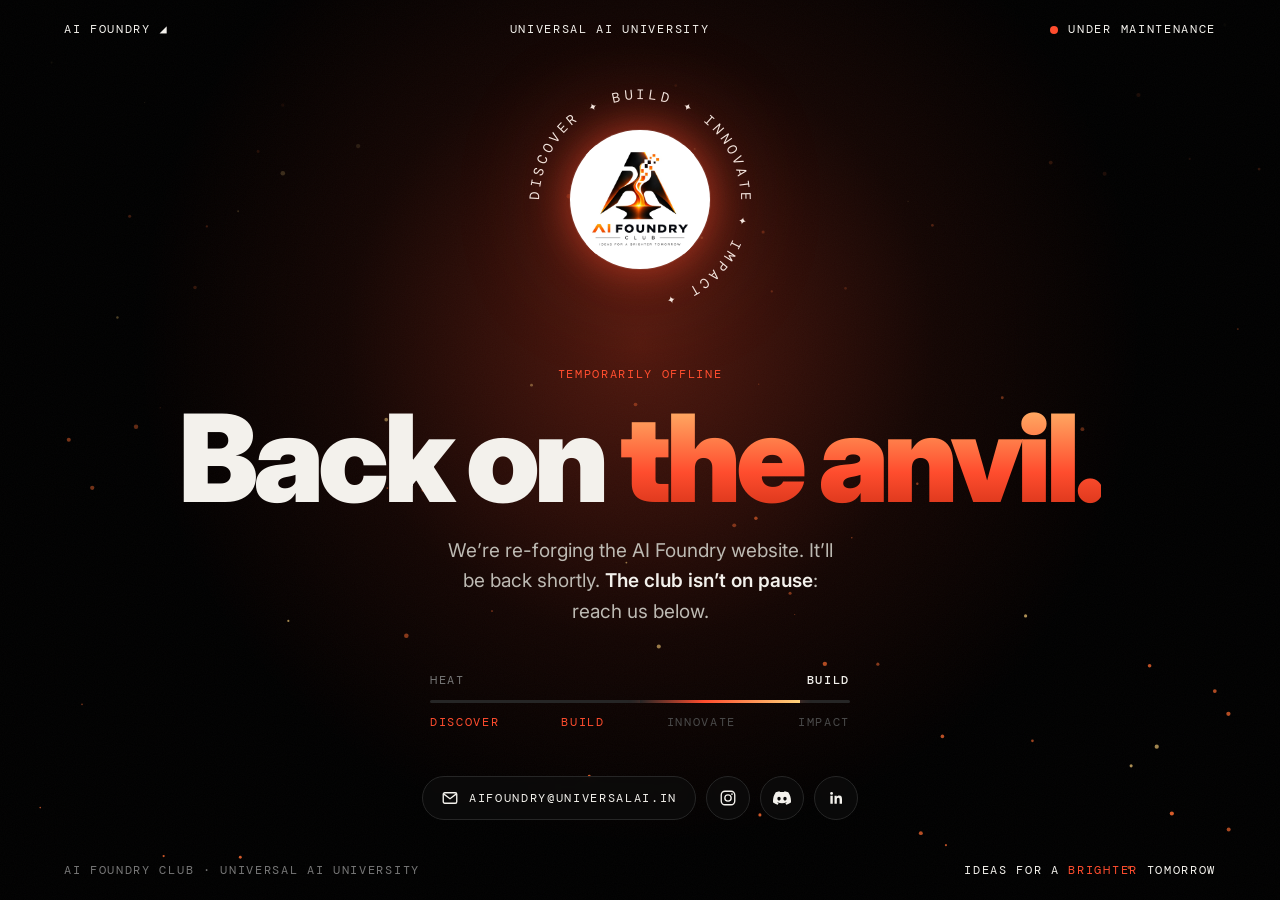
<file: maintenance.html>
<!doctype html>
<html lang="en">
  <head>
    <meta charset="utf-8" />
    <meta name="viewport" content="width=device-width, initial-scale=1, viewport-fit=cover" />
    <title>AI Foundry — Back on the anvil</title>
    <meta name="description" content="The AI Foundry website is down for maintenance and will be back shortly." />
    <!-- never index this page itself (while it is live the server also answers 503, which tells search engines "temporary") -->
    <meta name="robots" content="noindex" />
    <meta name="theme-color" content="#000000" />
    <meta name="color-scheme" content="dark" />
    <link rel="icon" type="image/png" sizes="32x32" href="/assets/icons/icon-32.png" />
    <link rel="apple-touch-icon" href="/assets/icons/apple-touch-icon.png" />
    <link rel="preconnect" href="https://fonts.googleapis.com" />
    <link rel="preconnect" href="https://fonts.gstatic.com" crossorigin />
    <link rel="stylesheet" href="https://fonts.googleapis.com/css2?family=Inter:wght@400;600;900&family=DM+Mono:wght@400;500&display=swap" />
    <style>
      :root {
        --bg: #000;
        --fg: #f3f1ec;
        --mut: #777;
        --ac: #ff4d2e;
        --ac2: #ffb36b;
        --ln: #262626;
        --gut: clamp(16px, 5vw, 64px);
      }
      * { box-sizing: border-box; margin: 0; padding: 0; }
      html, body { height: 100%; }
      body {
        background: var(--bg);
        color: var(--fg);
        font: 400 16px/1.6 Inter, Arial, system-ui, sans-serif;
        overflow-x: hidden;
        -webkit-font-smoothing: antialiased;
      }
      a { color: inherit; text-decoration: none; }
      .mono {
        font-family: "DM Mono", ui-monospace, monospace;
        font-size: 12px;
        letter-spacing: 0.14em;
        text-transform: uppercase;
      }
      .ac { color: var(--ac); }

      /* ---------- background: warm glow, perspective grid floor, rising embers, grain ---------- */
      .bg { position: fixed; inset: 0; pointer-events: none; z-index: 0; }
      .glow {
        position: absolute; left: 50%; top: 38%;
        width: min(1100px, 140vw); aspect-ratio: 1;
        transform: translate(-50%, -50%);
        background: radial-gradient(circle, rgba(255, 77, 46, 0.32), rgba(255, 77, 46, 0.08) 38%, transparent 66%);
        animation: breathe 6s ease-in-out infinite;
      }
      @keyframes breathe {
        0%, 100% { opacity: 0.55; transform: translate(-50%, -50%) scale(0.94); }
        50% { opacity: 1; transform: translate(-50%, -50%) scale(1.04); }
      }
      .floor {
        position: absolute; left: -50%; right: -50%; bottom: -10%; height: 46vh;
        background-image:
          linear-gradient(rgba(255, 77, 46, 0.28) 1px, transparent 1px),
          linear-gradient(90deg, rgba(255, 77, 46, 0.28) 1px, transparent 1px);
        background-size: 64px 64px;
        transform: perspective(420px) rotateX(62deg);
        transform-origin: 50% 100%;
        -webkit-mask-image: linear-gradient(to top, #000 10%, transparent 85%);
        mask-image: linear-gradient(to top, #000 10%, transparent 85%);
        animation: roll 4s linear infinite;
      }
      @keyframes roll { to { background-position: 0 64px, 0 0; } }
      #embers { position: absolute; inset: 0; width: 100%; height: 100%; }
      .grain {
        position: absolute; inset: -50%;
        background-image: url("data:image/svg+xml,%3Csvg xmlns='http://www.w3.org/2000/svg' width='160' height='160'%3E%3Cfilter id='n'%3E%3CfeTurbulence type='fractalNoise' baseFrequency='.9' numOctaves='2' stitchTiles='stitch'/%3E%3C/filter%3E%3Crect width='100%25' height='100%25' filter='url(%23n)' opacity='.5'/%3E%3C/svg%3E");
        opacity: 0.06;
        animation: grain 0.9s steps(4) infinite;
      }
      @keyframes grain {
        0% { transform: translate(0, 0); } 25% { transform: translate(-3%, 2%); }
        50% { transform: translate(2%, -3%); } 75% { transform: translate(-2%, -1%); } 100% { transform: translate(0, 0); }
      }

      /* ---------- layout ---------- */
      .page {
        position: relative; z-index: 1;
        min-height: 100%;
        display: grid;
        grid-template-rows: auto 1fr auto;
        padding: max(20px, env(safe-area-inset-top)) var(--gut) max(20px, env(safe-area-inset-bottom));
      }
      header, footer {
        display: flex; justify-content: space-between; align-items: center; gap: 16px; flex-wrap: wrap;
      }
      .status { display: inline-flex; align-items: center; gap: 10px; color: var(--fg); }
      .dot {
        width: 8px; height: 8px; border-radius: 50%; background: var(--ac);
        box-shadow: 0 0 0 0 rgba(255, 77, 46, 0.6);
        animation: ping 1.8s ease-out infinite;
      }
      @keyframes ping {
        0% { box-shadow: 0 0 0 0 rgba(255, 77, 46, 0.6); }
        80%, 100% { box-shadow: 0 0 0 12px rgba(255, 77, 46, 0); }
      }
      main {
        display: flex; flex-direction: column; align-items: center; justify-content: center;
        text-align: center; padding: clamp(20px, 3vh, 48px) 0;
      }

      /* ---------- the badge: same ring text as the hero ---------- */
      .badge {
        position: relative;
        width: clamp(170px, 30vw, 240px); aspect-ratio: 1;
        margin-bottom: clamp(28px, 5vh, 48px);
        animation: rise 0.9s cubic-bezier(0.2, 0.8, 0.2, 1) both;
      }
      .badge svg { position: absolute; inset: 0; width: 100%; height: 100%; animation: spin 26s linear infinite; }
      .badge text { fill: var(--fg); font-family: "DM Mono", monospace; font-size: 11.5px; letter-spacing: 3.2px; }
      .badge .disc {
        position: absolute; inset: 21%;
        border-radius: 50%; overflow: hidden; background: #fff;
        box-shadow: 0 0 0 1px rgba(255, 255, 255, 0.08), 0 0 40px rgba(255, 77, 46, 0.55), 0 0 110px rgba(255, 77, 46, 0.35);
        animation: heat 3.2s ease-in-out infinite;
      }
      /* the logo is square: pad it inside the white disc so "AI FOUNDRY" is never clipped by the circle */
      .badge img { width: 100%; height: 100%; object-fit: contain; display: block; padding: 11%; }
      @keyframes spin { to { transform: rotate(360deg); } }
      @keyframes heat {
        0%, 100% { box-shadow: 0 0 0 1px rgba(255,255,255,.08), 0 0 26px rgba(255,77,46,.4), 0 0 80px rgba(255,77,46,.22); }
        50% { box-shadow: 0 0 0 1px rgba(255,255,255,.08), 0 0 48px rgba(255,120,60,.75), 0 0 140px rgba(255,77,46,.45); }
      }

      .kicker { color: var(--ac); margin-bottom: 18px; animation: rise 0.9s 0.1s cubic-bezier(0.2, 0.8, 0.2, 1) both; }
      h1 {
        font-weight: 900;
        font-size: clamp(44px, 9.5vw, 128px);
        line-height: 0.92;
        letter-spacing: -0.045em;
        animation: rise 0.9s 0.18s cubic-bezier(0.2, 0.8, 0.2, 1) both;
      }
      h1 em {
        font-style: normal;
        background: linear-gradient(180deg, #ffd27a 0%, var(--ac) 60%, #c2280f 100%);
        -webkit-background-clip: text; background-clip: text; color: transparent;
      }
      .lead {
        max-width: 34ch;
        margin-top: 22px;
        font-size: clamp(16px, 1.6vw, 19px);
        color: #bdbab3;
        animation: rise 0.9s 0.26s cubic-bezier(0.2, 0.8, 0.2, 1) both;
      }
      .lead b { color: var(--fg); font-weight: 600; }
      .eta { margin-top: 14px; color: var(--fg); }

      /* heat bar: borrowed from the project cards' "Heat" meter */
      .meter {
        width: min(420px, 100%);
        margin-top: clamp(28px, 5vh, 44px);
        animation: rise 0.9s 0.34s cubic-bezier(0.2, 0.8, 0.2, 1) both;
      }
      .meter .row { display: flex; justify-content: space-between; color: var(--mut); margin-bottom: 10px; }
      .meter .row b { color: var(--fg); font-weight: 500; }
      .bar { position: relative; height: 3px; background: var(--ln); overflow: hidden; border-radius: 2px; }
      .bar i {
        position: absolute; top: 0; bottom: 0; width: 38%;
        background: linear-gradient(90deg, transparent, var(--ac) 40%, #ffd27a);
        box-shadow: 0 0 12px var(--ac);
        animation: sweep 2.4s cubic-bezier(0.6, 0, 0.4, 1) infinite;
      }
      @keyframes sweep { from { left: -40%; } to { left: 102%; } }
      .stages { display: flex; justify-content: space-between; margin-top: 10px; color: #4a4a4a; }
      .stages span { transition: color 0.4s; }
      .stages span.on { color: var(--ac); }

      /* contact */
      .reach {
        display: flex; flex-wrap: wrap; justify-content: center; gap: 10px;
        margin-top: clamp(28px, 5vh, 44px);
        animation: rise 0.9s 0.42s cubic-bezier(0.2, 0.8, 0.2, 1) both;
      }
      .chip {
        display: inline-flex; align-items: center; gap: 10px;
        height: 44px; padding: 0 18px;
        border: 1px solid var(--ln); border-radius: 999px;
        background: rgba(13, 13, 13, 0.7);
        backdrop-filter: blur(6px); -webkit-backdrop-filter: blur(6px);
        transition: border-color 0.25s, color 0.25s, transform 0.25s, box-shadow 0.25s;
      }
      .chip svg { width: 18px; height: 18px; flex: none; }
      .chip:hover, .chip:focus-visible {
        border-color: var(--ac); color: var(--ac);
        transform: translateY(-2px);
        box-shadow: 0 8px 30px -10px rgba(255, 77, 46, 0.7);
        outline: none;
      }
      .chip.icon { width: 44px; padding: 0; justify-content: center; }

      footer { color: var(--mut); }
      footer .tag { color: var(--fg); }

      @keyframes rise { from { opacity: 0; transform: translateY(18px); } to { opacity: 1; transform: none; } }

      @media (max-width: 640px) {
        header .where { display: none; }
        main { padding: 28px 0 32px; }
        .badge { width: 150px; margin-bottom: 24px; }
        .kicker { margin-bottom: 12px; }
        .lead { margin-top: 16px; font-size: 16px; }
        .meter, .reach { margin-top: 26px; }
        footer { justify-content: center; text-align: center; }
        .chip.mail { width: 100%; justify-content: center; }
      }
      @media (prefers-reduced-motion: reduce) {
        *, *::before, *::after { animation: none !important; transition: none !important; }
        #embers { display: none; }
      }
    </style>
  </head>
  <body>
    <div class="bg" aria-hidden="true">
      <div class="glow"></div>
      <div class="floor"></div>
      <canvas id="embers"></canvas>
      <div class="grain"></div>
    </div>

    <div class="page">
      <header>
        <span class="mono">AI Foundry ◢</span>
        <span class="mono where">Universal AI University</span>
        <span class="mono status"><i class="dot" aria-hidden="true"></i>Under maintenance</span>
      </header>

      <main>
        <div class="badge" aria-hidden="true">
          <svg viewBox="0 0 200 200">
            <defs><path id="rp" d="M100,100 m-84,0 a84,84 0 1,1 168,0 a84,84 0 1,1 -168,0" /></defs>
            <text><textPath href="#rp">DISCOVER ✦ BUILD ✦ INNOVATE ✦ IMPACT ✦</textPath></text>
          </svg>
          <div class="disc"><img src="/assets/logo.jpg" alt="" /></div>
        </div>

        <p class="kicker mono">Temporarily offline</p>
        <h1>Back on <em>the anvil.</em></h1>
        <p class="lead">
          We’re re-forging the AI Foundry website. It’ll be back shortly.
          <b>The club isn’t on pause</b>: reach us below.
        </p>
        <!-- Shown only when BACK_ON (bottom of this file) is filled in -->
        <p class="eta mono" id="eta" hidden></p>

        <div class="meter" role="img" aria-label="Maintenance in progress">
          <div class="row mono"><span>Heat</span><b id="stage">Discover</b></div>
          <div class="bar"><i></i></div>
          <div class="stages mono" aria-hidden="true">
            <span>Discover</span><span>Build</span><span>Innovate</span><span>Impact</span>
          </div>
        </div>

        <nav class="reach" aria-label="Contact AI Foundry">
          <a class="chip mail mono" href="mailto:AIFOUNDRY@universalai.in">
            <svg viewBox="0 0 24 24" aria-hidden="true"><rect x="3" y="5" width="18" height="14" rx="2" fill="none" stroke="currentColor" stroke-width="1.8"/><path d="M3.5 6.5 12 13l8.5-6.5" fill="none" stroke="currentColor" stroke-width="1.8"/></svg>
            AIFOUNDRY@universalai.in
          </a>
          <a class="chip icon" href="https://www.instagram.com/aifoundryuai/" target="_blank" rel="noopener" aria-label="Instagram">
            <svg viewBox="0 0 24 24"><rect x="3" y="3" width="18" height="18" rx="5" fill="none" stroke="currentColor" stroke-width="1.8"/><circle cx="12" cy="12" r="4.2" fill="none" stroke="currentColor" stroke-width="1.8"/><circle cx="17.3" cy="6.7" r="1.2" fill="currentColor"/></svg>
          </a>
          <a class="chip icon" href="https://discord.gg/Uj2aYypew" target="_blank" rel="noopener" aria-label="Discord">
            <svg viewBox="0 0 24 24"><path fill="currentColor" d="M20.317 4.37a19.79 19.79 0 0 0-4.885-1.515.074.074 0 0 0-.079.037c-.21.375-.444.864-.608 1.25a18.27 18.27 0 0 0-5.487 0 12.64 12.64 0 0 0-.617-1.25.077.077 0 0 0-.079-.037A19.74 19.74 0 0 0 3.677 4.37a.07.07 0 0 0-.032.027C.533 9.046-.32 13.58.099 18.057a.082.082 0 0 0 .031.057 19.9 19.9 0 0 0 5.993 3.03.078.078 0 0 0 .084-.028c.462-.63.874-1.295 1.226-1.994a.076.076 0 0 0-.041-.106 13.1 13.1 0 0 1-1.872-.892.077.077 0 0 1-.008-.128c.126-.094.252-.192.372-.292a.074.074 0 0 1 .078-.01c3.928 1.793 8.18 1.793 12.062 0a.074.074 0 0 1 .079.009c.12.099.246.198.373.293a.077.077 0 0 1-.006.127 12.3 12.3 0 0 1-1.873.892.077.077 0 0 0-.041.107c.36.698.772 1.362 1.225 1.993a.076.076 0 0 0 .084.028 19.84 19.84 0 0 0 6.002-3.03.077.077 0 0 0 .032-.054c.5-5.177-.838-9.674-3.549-13.66a.061.061 0 0 0-.031-.03zM8.02 15.33c-1.183 0-2.157-1.085-2.157-2.419 0-1.333.956-2.419 2.157-2.419 1.21 0 2.176 1.096 2.157 2.42 0 1.333-.956 2.418-2.157 2.418zm7.975 0c-1.183 0-2.157-1.085-2.157-2.419 0-1.333.955-2.419 2.157-2.419 1.21 0 2.176 1.096 2.157 2.42 0 1.333-.946 2.418-2.157 2.418z"/></svg>
          </a>
          <a class="chip icon" href="https://www.linkedin.com/in/aifoundry-undefined-379225441/" target="_blank" rel="noopener" aria-label="LinkedIn">
            <svg viewBox="0 0 24 24"><path fill="currentColor" d="M4.5 9h3.2v10.5H4.5zM6.1 4a1.9 1.9 0 1 1 0 3.8 1.9 1.9 0 0 1 0-3.8zM10 9h3v1.5c.5-.9 1.7-1.7 3.3-1.7 3.2 0 3.7 2.1 3.7 4.8v5.9h-3.2v-5.2c0-1.2 0-2.8-1.7-2.8s-2 1.3-2 2.7v5.3H10z"/></svg>
          </a>
        </nav>
      </main>

      <footer class="mono">
        <span>AI Foundry Club · Universal AI University</span>
        <span class="tag">Ideas for a <span class="ac">brighter</span> tomorrow</span>
      </footer>
    </div>

    <script>
      /* ===== EDIT ME =====
         Optional: when the site is expected back, e.g. "Monday, 3 November". Leave "" to hide the line. */
      var BACK_ON = "";

      (function () {
        if (BACK_ON) {
          var eta = document.getElementById("eta");
          eta.textContent = "Expected back: " + BACK_ON;
          eta.hidden = false;
        }

        /* the four stages light up in turn, like the site's "How we work" pipeline */
        var names = ["Discover", "Build", "Innovate", "Impact"],
          spans = document.querySelectorAll(".stages span"),
          label = document.getElementById("stage"),
          s = 0;
        function stage() {
          spans.forEach(function (el, i) { el.classList.toggle("on", i <= s); });
          label.textContent = names[s];
          s = (s + 1) % names.length;
        }
        stage();
        if (!matchMedia("(prefers-reduced-motion: reduce)").matches) setInterval(stage, 1600);

        /* embers rising from the floor (canvas; skipped for reduced motion, paused when the tab is hidden) */
        if (matchMedia("(prefers-reduced-motion: reduce)").matches) return;
        var cv = document.getElementById("embers"), g = cv.getContext("2d"), W, H, dpr, P = [], raf = 0;
        function size() {
          dpr = Math.min(1.5, window.devicePixelRatio || 1);
          W = cv.width = Math.round(innerWidth * dpr);
          H = cv.height = Math.round(innerHeight * dpr);
          var n = Math.min(90, Math.round(innerWidth / 16));
          P = [];
          for (var i = 0; i < n; i++) P.push(spawn(true));
        }
        function spawn(any) {
          return {
            x: Math.random() * W,
            y: any ? Math.random() * H : H + 10 * dpr,
            r: (Math.random() * 1.8 + 0.5) * dpr,
            v: (Math.random() * 0.6 + 0.25) * dpr,
            ph: Math.random() * 6.28,
            hot: Math.random() < 0.25
          };
        }
        function tick(t) {
          raf = requestAnimationFrame(tick);
          g.clearRect(0, 0, W, H);
          g.globalCompositeOperation = "lighter";
          for (var i = 0; i < P.length; i++) {
            var p = P[i];
            p.y -= p.v;
            p.x += Math.sin(t / 900 + p.ph) * 0.3 * dpr;
            if (p.y < -10) P[i] = p = spawn(false);
            var life = p.y / H; /* fades as it rises */
            g.globalAlpha = Math.max(0, Math.min(1, life * 1.2)) * (0.45 + 0.4 * Math.abs(Math.sin(t / 600 + p.ph)));
            g.fillStyle = p.hot ? "#ffd27a" : "#ff6a2e";
            g.beginPath();
            g.arc(p.x, p.y, p.r, 0, 6.283);
            g.fill();
          }
          g.globalAlpha = 1;
          g.globalCompositeOperation = "source-over";
        }
        size();
        var rz;
        addEventListener("resize", function () { clearTimeout(rz); rz = setTimeout(size, 150); });
        document.addEventListener("visibilitychange", function () {
          cancelAnimationFrame(raf);
          if (!document.hidden) raf = requestAnimationFrame(tick);
        });
        raf = requestAnimationFrame(tick);
      })();
    </script>
  </body>
</html>
</file>
